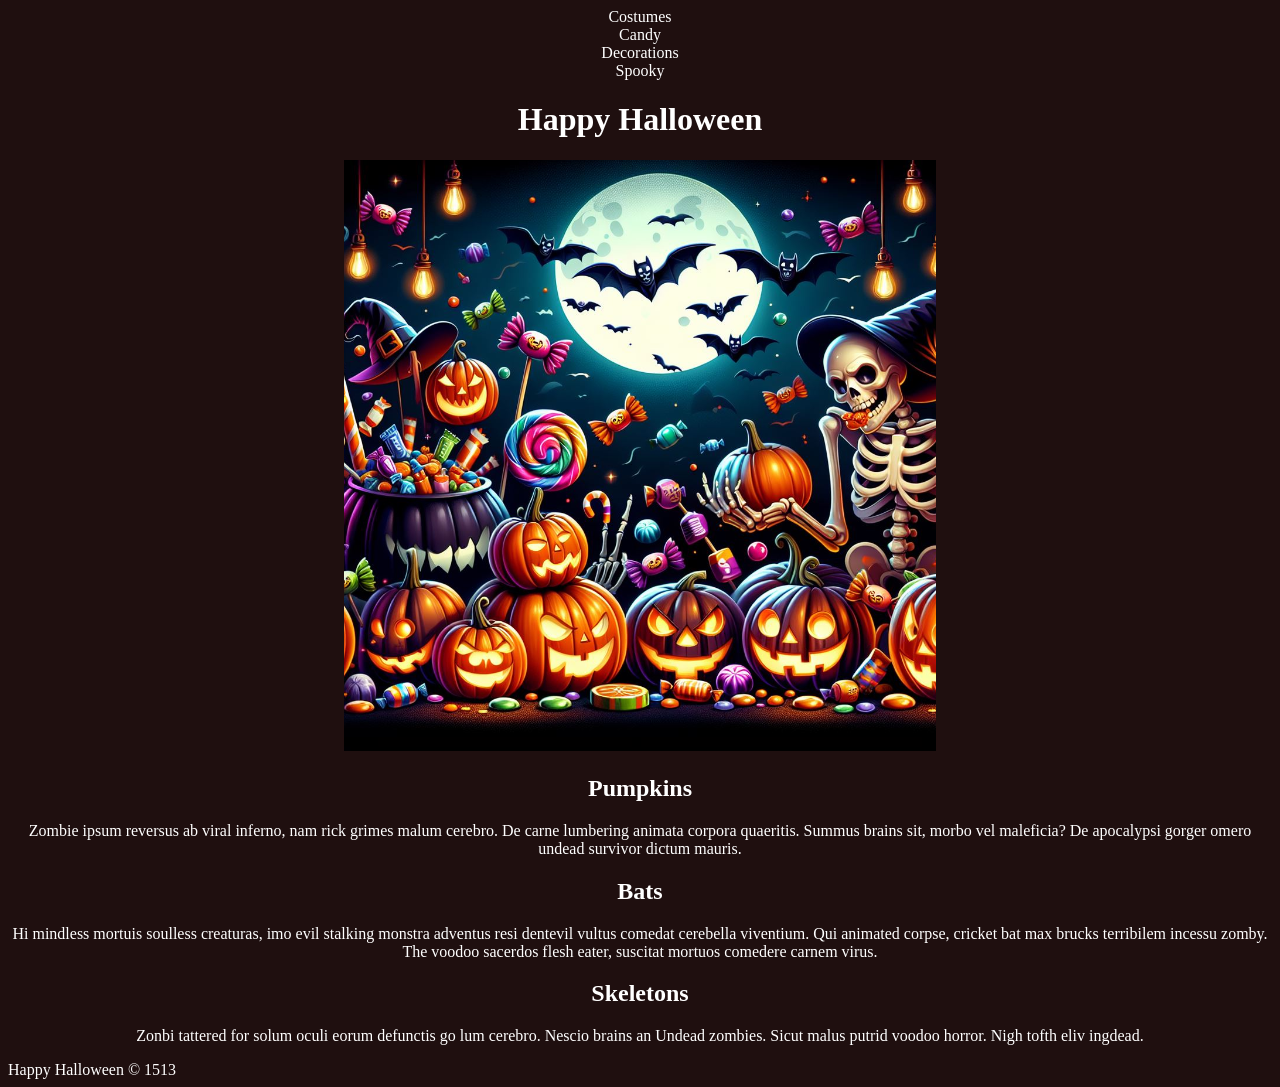
<file: halloween/index.html>
<!-- For this activity you are not allowed to change
 the HTML code, only the CSS -->

<!DOCTYPE html>
<html lang="en">

<head>
    <meta charset="UTF-8">
    <meta name="viewport" content="width=device-width, initial-scale=1.0">
    <title>Document</title>
    <link rel="stylesheet" href="styles/styles.css">
</head>

<body>
    <div id="wrapper">
        <header>
            <nav>
                <ul>
                    <li>Costumes</li>
                    <li>Candy</li>
                    <li>Decorations</li>
                    <li>Spooky</li>
                </ul>
            </nav>
        </header>
        <main>
            <h1>Happy Halloween</h1>
            <img src="images/halloween.png">
            <section>
                <h2>Pumpkins</h2>
                <p>Zombie ipsum reversus ab viral inferno, nam rick grimes
                    malum cerebro. De carne lumbering animata corpora quaeritis.
                    Summus brains sit​​, morbo vel maleficia? De apocalypsi gorger
                    omero undead survivor dictum mauris. </p>
            </section>
            <section>
                <h2>Bats</h2>
                <p>Hi mindless mortuis soulless
                    creaturas, imo evil stalking monstra adventus resi dentevil vultus
                    comedat cerebella viventium. Qui animated corpse, cricket bat max
                    brucks terribilem incessu zomby. The voodoo sacerdos flesh eater,
                    suscitat mortuos comedere carnem virus.</p>
            </section>
            <section>
                <h2>Skeletons</h2>
                <p>Zonbi tattered for solum oculi
                    eorum defunctis go lum cerebro. Nescio brains an Undead zombies. Sicut
                    malus putrid voodoo horror. Nigh tofth eliv ingdead.</p>
            </section>
        </main>
        <footer>
            Happy Halloween &copy; 1513
        </footer>
    </div>
</body>

</html>
</file>
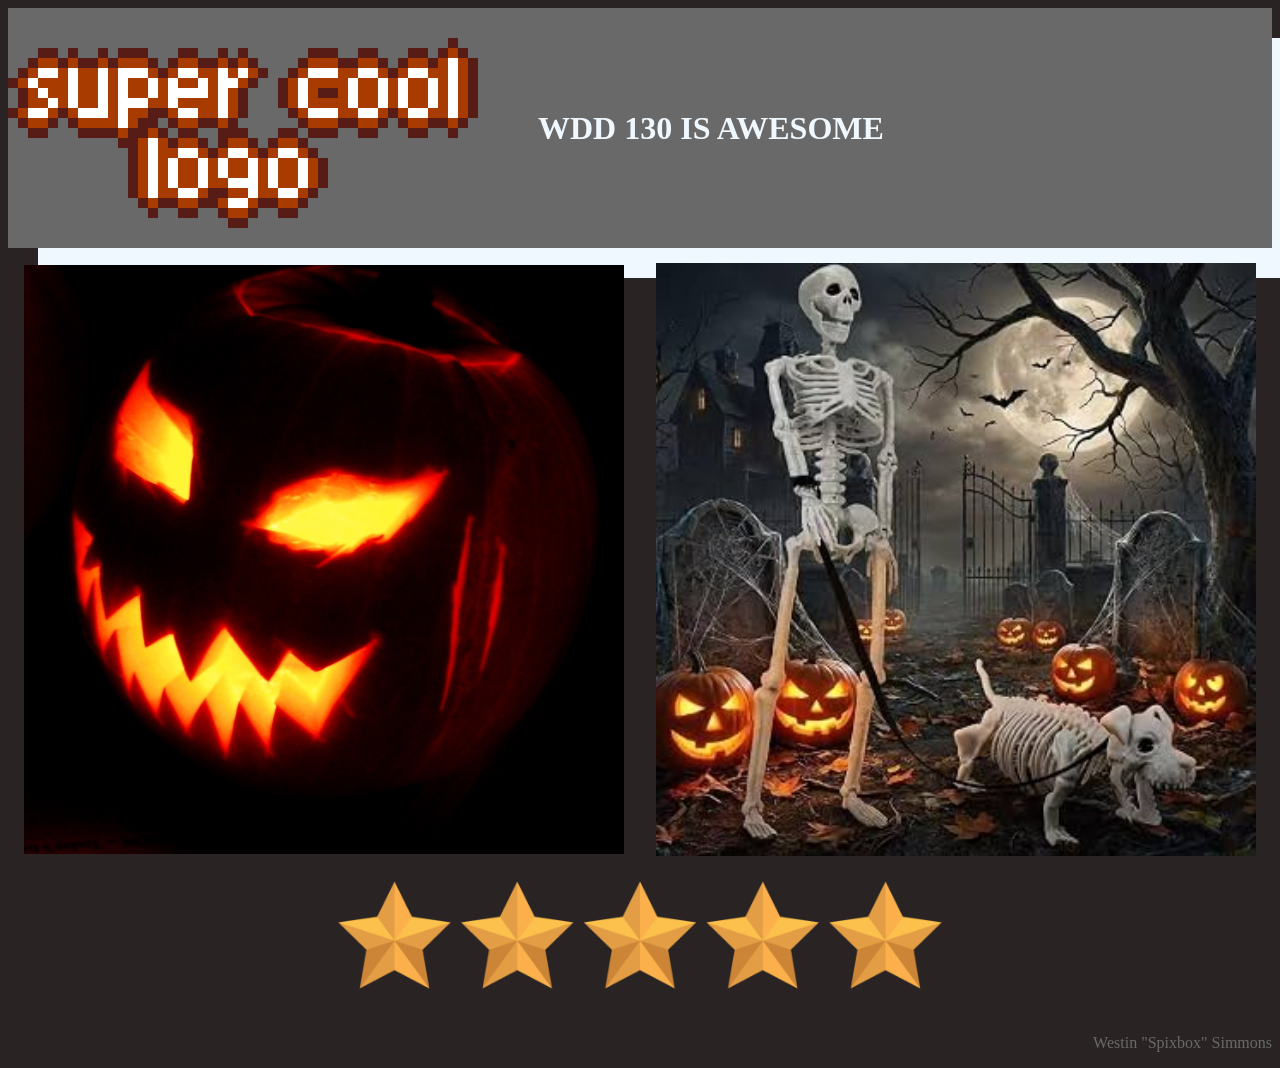
<file: some random bs oct 8/index.html>
<!DOCTYPE html>
<html lang="en">
<head>
    <meta charset="UTF-8">
    <meta name="viewport" content="width=device-width, initial-scale=1.0">
    <title>WDD 130 Is Required To Graduate</title>
    <link rel="stylesheet" href="styles/style.css">
</head>
<body>
    <header>
        <img src="images/logo.png">
        <h1>WDD 130 IS AWESOME</h1>
    </header>
    <div class="main_thing">
        <img src="images/pumpkin.jpg" alt="spooky image!">
        <img src="images/skelewalk.jpg" alt="spooky image 2!">
    </div>
    <div class="stars">
        <img src="images/stars.webp" alt="stars">
    </div>
    <p>Westin "Spixbox" Simmons</p>
</body>
</html>
</file>
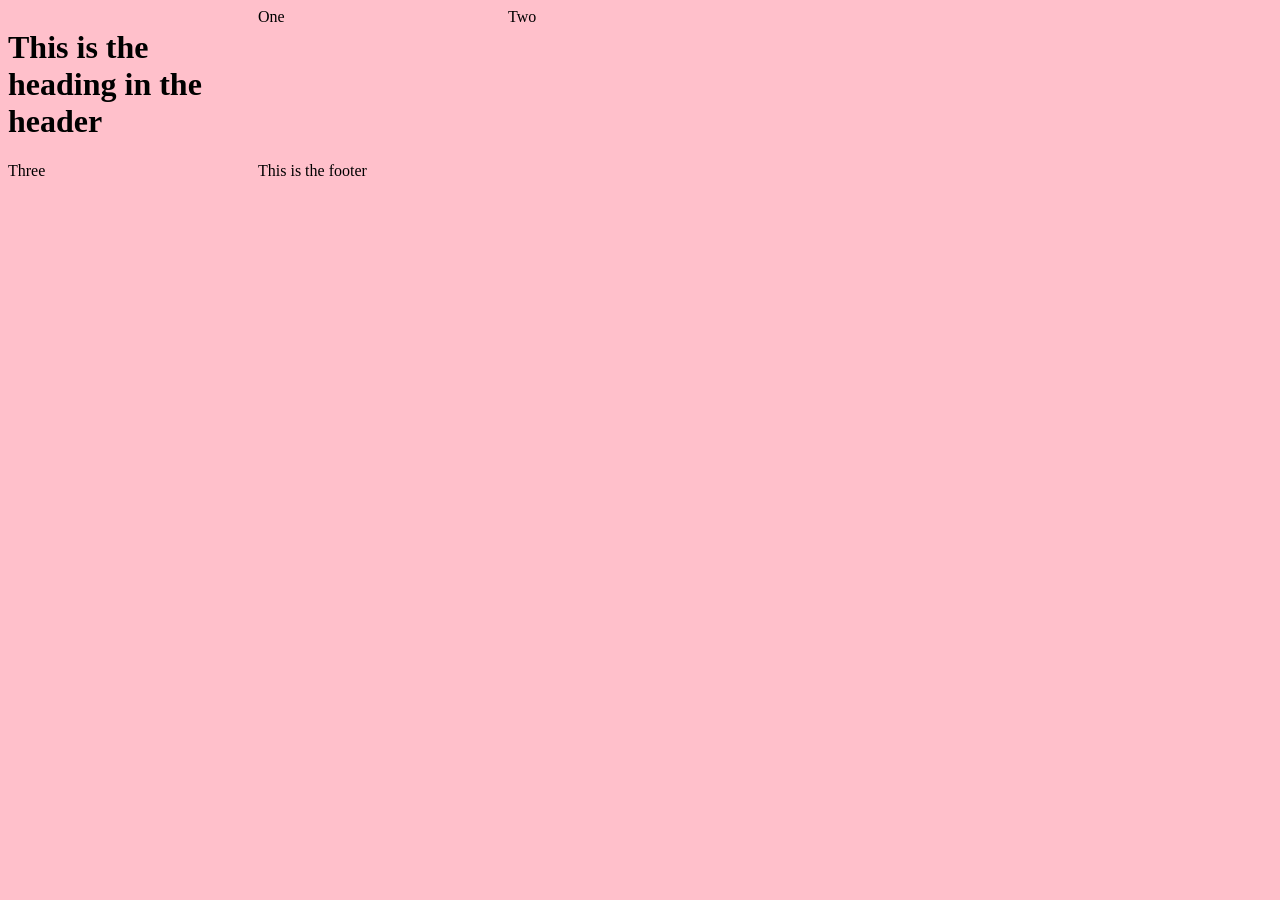
<file: week4ice/index.html>
<!DOCTYPE html>
<html lang="en">
<head>
    <meta charset="UTF-8">
    <meta name="viewport" content="width=device-width, initial-scale=1.0">
    <link rel="stylesheet" href="styles/style.css">
    <title>Document</title>
</head>
<body>
    <main>
        <header>
            <h1>This is the heading in the header</h1>
        </header>

        <section>One</section>
        <section>Two</section>
        <section>Three</section>


        <footer>This is the footer</footer>
    </main>
</body>
</html>
</file>
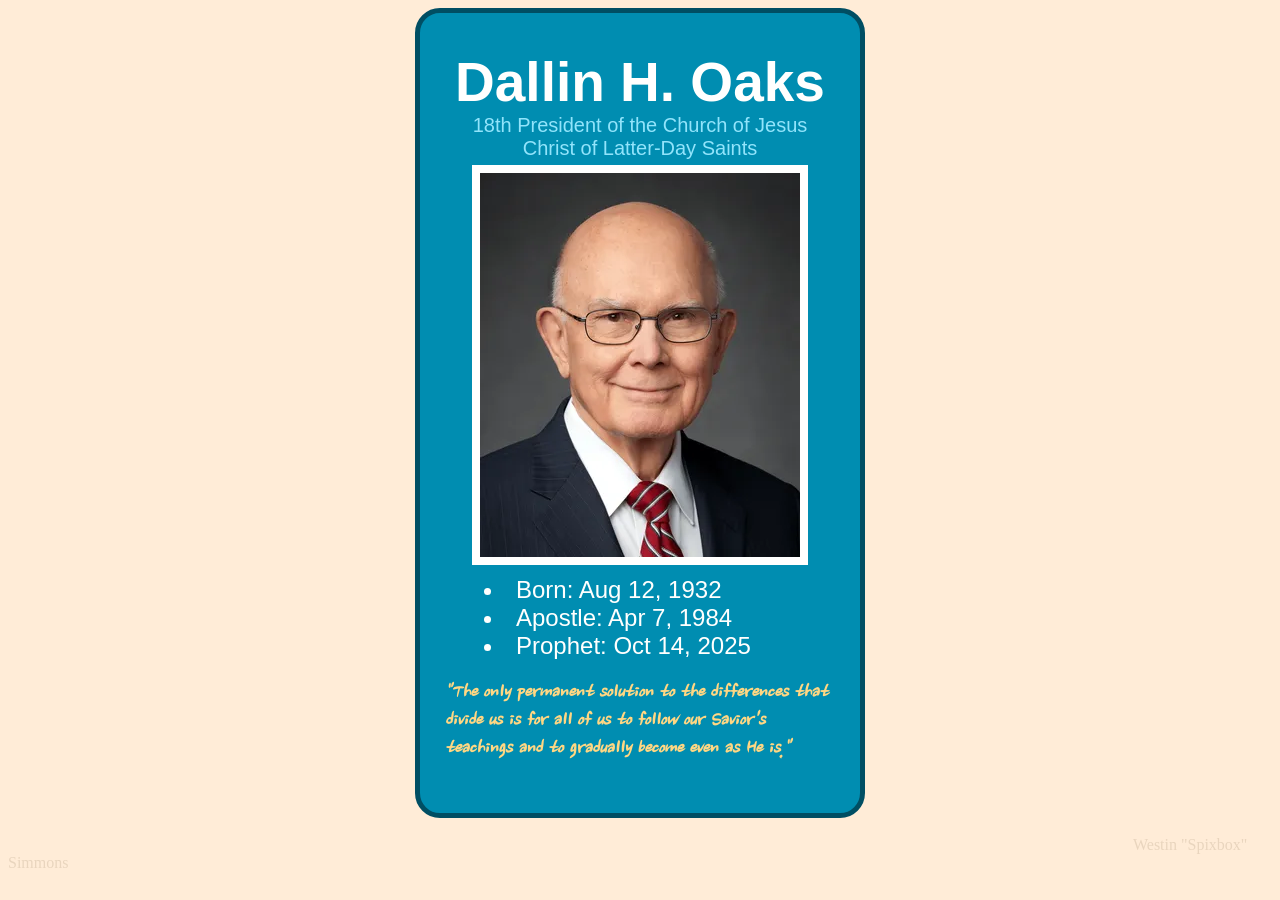
<file: week5ice/index.html>
<!DOCTYPE html>
<html lang="en">
<head>
    <meta charset="UTF-8">
    <meta name="viewport" content="width=device-width, initial-scale=1.0">
    <title>Prophet Card</title>
    <link rel="stylesheet" href="styles/style.css">
</head>
<body>
    <div class="card">
        <div class="card_contents">
            <h1>Dallin H. Oaks</h1>
            <a id="sub_title" target="_blank" href="https://www.churchofjesuschrist.org/?lang=eng">18th President of the Church of Jesus Christ of Latter-Day Saints</a>
            <br>
            <img src="images/oaks.webp" alt="beautiful picture of the prophet" id="portrait">
            <ul>
                <li>Born: Aug 12, 1932</li>
                <li>Apostle: Apr 7, 1984</li>
                <li>Prophet: Oct 14, 2025</li>
            </ul>
            <p id="quote">"The only permanent solution to the differences that divide us is for all of us to follow our Savior's teachings and to gradually become even as He is."</p>
        </div>
    </div>
    <br>
    <a id="shameless_plug" target="_blank" href="https://discord.gg/Jb9qq3xh">Westin "Spixbox" Simmons</a>
</body>
</html>
</file>
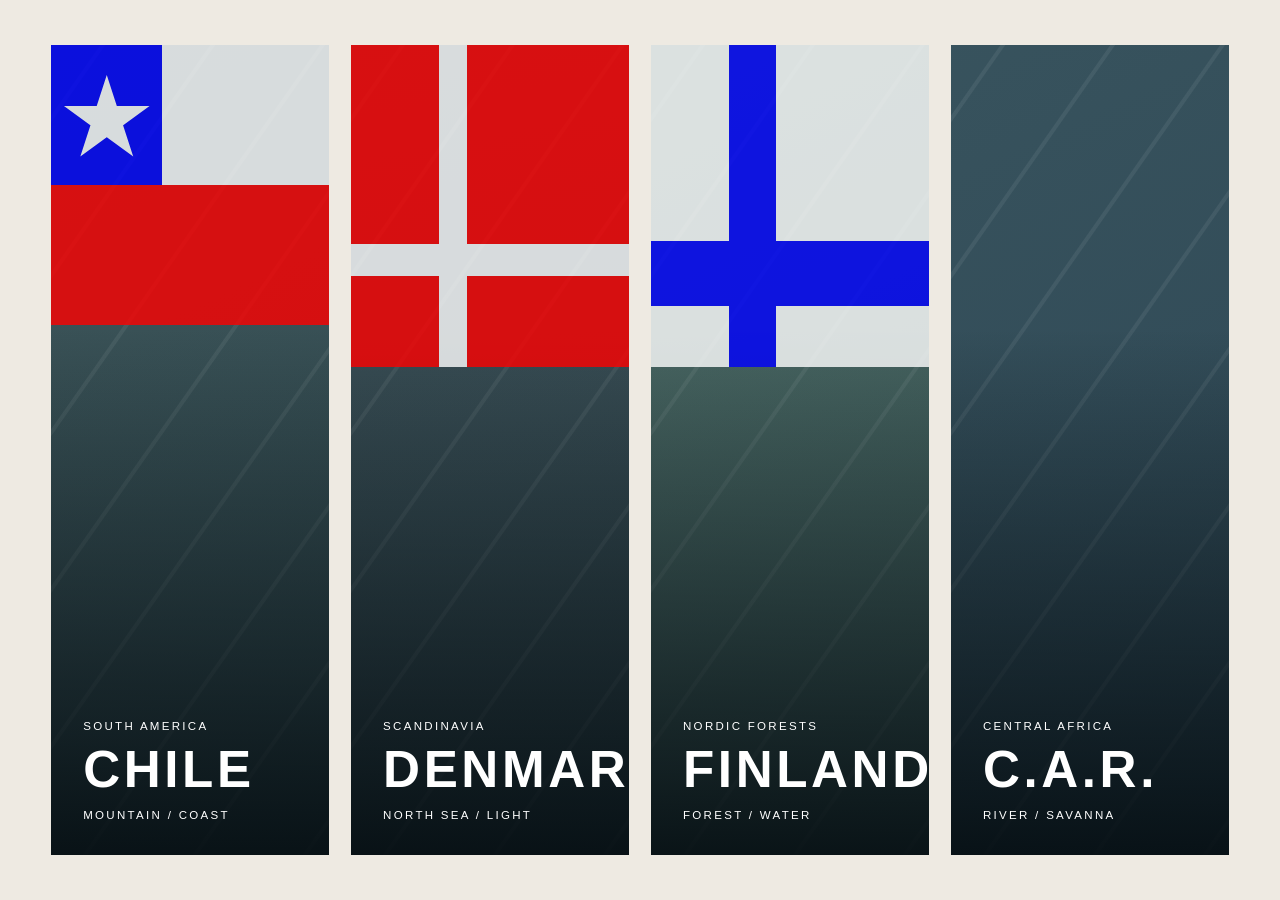
<file: week7ice/index.html>
<!doctype html>
<html lang="en">
<head>
  <meta charset="utf-8">
  <meta name="viewport" content="width=device-width, initial-scale=1">
  <title>Flag Stories — Starter</title>
  <link rel="stylesheet" href="style.css">
</head>
<body>
  <main class="gallery">
    <article class="poster chile-poster">
      <div class="poster-photo chile-photo"></div>
      <div class="flag-chile" class="flag">
        <div class="top-half">
          <div class="star"></div>
        </div>
        <div class="bottom-half"></div>
        <!-- Build Chile here with CSS Grid. Required: blue field, white field, red field, star. -->
      </div>
      <div class="poster-overlay"></div>
      <div class="poster-text"><p>South America</p><h1>CHILE</h1><small>Mountain / Coast</small></div>
    </article>
    <article class="poster denmark-poster">
      <div class="poster-photo denmark-photo"></div>
      <div class="flag-denmark" class="flag">
        <!-- Build Denmark here with CSS Grid. Required: red field and white cross. -->
         <div class="cross-vert"></div>
         <div class="cross-hor"></div>
      </div>
      <div class="poster-overlay"></div>
      <div class="poster-text"><p>Scandinavia</p><h1>DENMARK</h1><small>North Sea / Light</small></div>
    </article>
    <article class="poster finland-poster">
      <div class="poster-photo finland-photo"></div>
      <div class="flag-finland" class="flag">
        <div class="cross-vert"></div>
        <div class="cross-hor"></div>
        <!-- Build Finland here with CSS Grid. Required: white field and blue cross. -->
      </div>
      <div class="poster-overlay"></div>
      <div class="poster-text"><p>Nordic Forests</p><h1>FINLAND</h1><small>Forest / Water</small></div>
    </article>
    <article class="poster car-poster">
      <div class="poster-photo car-photo"></div>
      <div class="flag car" class="flag">
        <!-- Build Central African Republic here with CSS Grid: blue, white, green, red, and yellow star. -->
      </div>
      <div class="poster-overlay"></div>
      <div class="poster-text"><p>Central Africa</p><h1>C.A.R.</h1><small>River / Savanna</small></div>
    </article>
  </main>
</body>
</html>
</file>
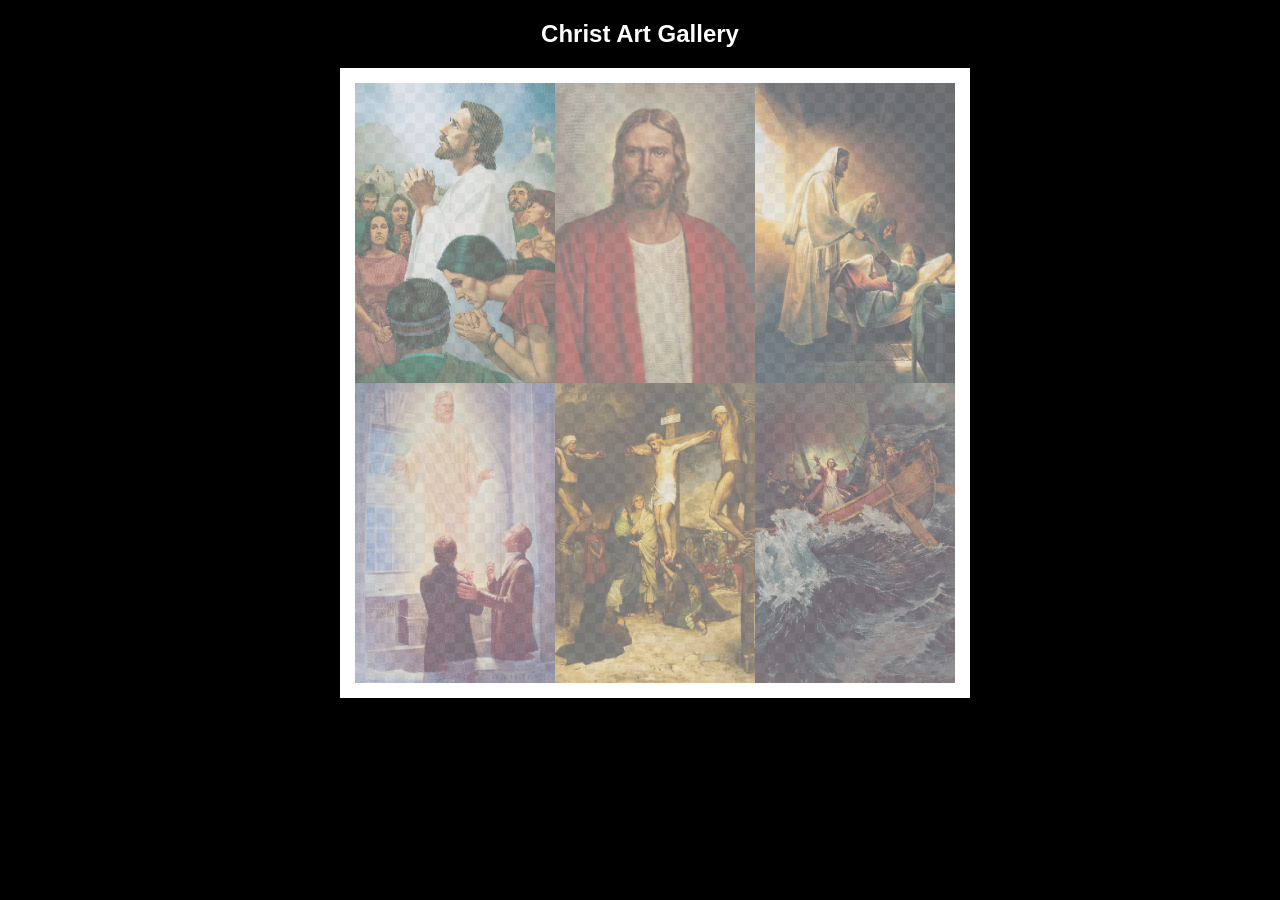
<file: gallery/gallery.html>
<!DOCTYPE html>
<html lang="en">
<head>
    <meta charset="UTF-8">
    <meta name="viewport" content="width=device-width, initial-scale=1.0">
    <title>Images of Christ</title>
    <style>
        body {
            background: black;
        }
        #wrapper{
            width: 600px;
            margin: 0 auto;
        }
        nav {
            color: white;
            text-align: center;
            font-family: Haettenschweiler, 'Arial Narrow Bold', sans-serif;
        }
        #gallery{
            display: grid;
            grid-template-columns: 200px 200px 200px;
            border: 15px solid rgb(255, 255, 255);
            width: 100%;
            background-color: #ddd;
            background-image:
                linear-gradient(45deg, #ccc 26%, transparent 26%), 
                linear-gradient(135deg, #ccc 26%, transparent 26%),
                linear-gradient(45deg, transparent 75%, #ccc 75%),
                linear-gradient(135deg, transparent 75%, #ccc 75%);
            background-size: 20px 20px; /* Must be a square */
            background-position: 0 0, 10px 0, 10px -10px, 0px 10px; 
            
        }
        #gallery a {
            cursor: url('images/christus.png'), pointer;
        }
        #gallery img {
            /* make a thumbnail of the image that is 200x300 
               instead of using width and height here to help the page load faster */
            width: 200px; 
            height: 300px;

            opacity:50%;
            display:block;
        }
        #gallery img:hover{
            opacity: 100%;
        }
    </style>
</head>
<body>
    <div id="wrapper">
        <nav>
            <h1>Christ Art Gallery</h1>
        </nav>
        <main>
            <div id="gallery">
                <a href="images/big/img1.jpg"><img src="images/small/img1.jpg" alt="Christ praying with the Nephites" ></a>
                <a href="images/big/img2.jpg"><img src="images/small/img2.jpg" alt="Jesus the Christ" ></a>
                <a href="images/big/img3.jpg"><img src="images/small/img3.jpg" alt="Jesus Raising the Daughter of Jairus" ></a>
                <a href="images/big/img4.jpg"><img src="images/small/img4.jpg" alt="The Lord Appears in the Kirtland Temple" ></a>
                <a href="images/big/img5.jpg"><img src="images/small/img5.jpg" alt="Crucifixion of Jesus Christ" ></a>
                <a href="images/big/img6.jpg"><img src="images/small/img6.jpg" alt="Jesus Calms the Storm" ></a>
            </div>
        </main>
    </div>
</body>
</html>
</file>
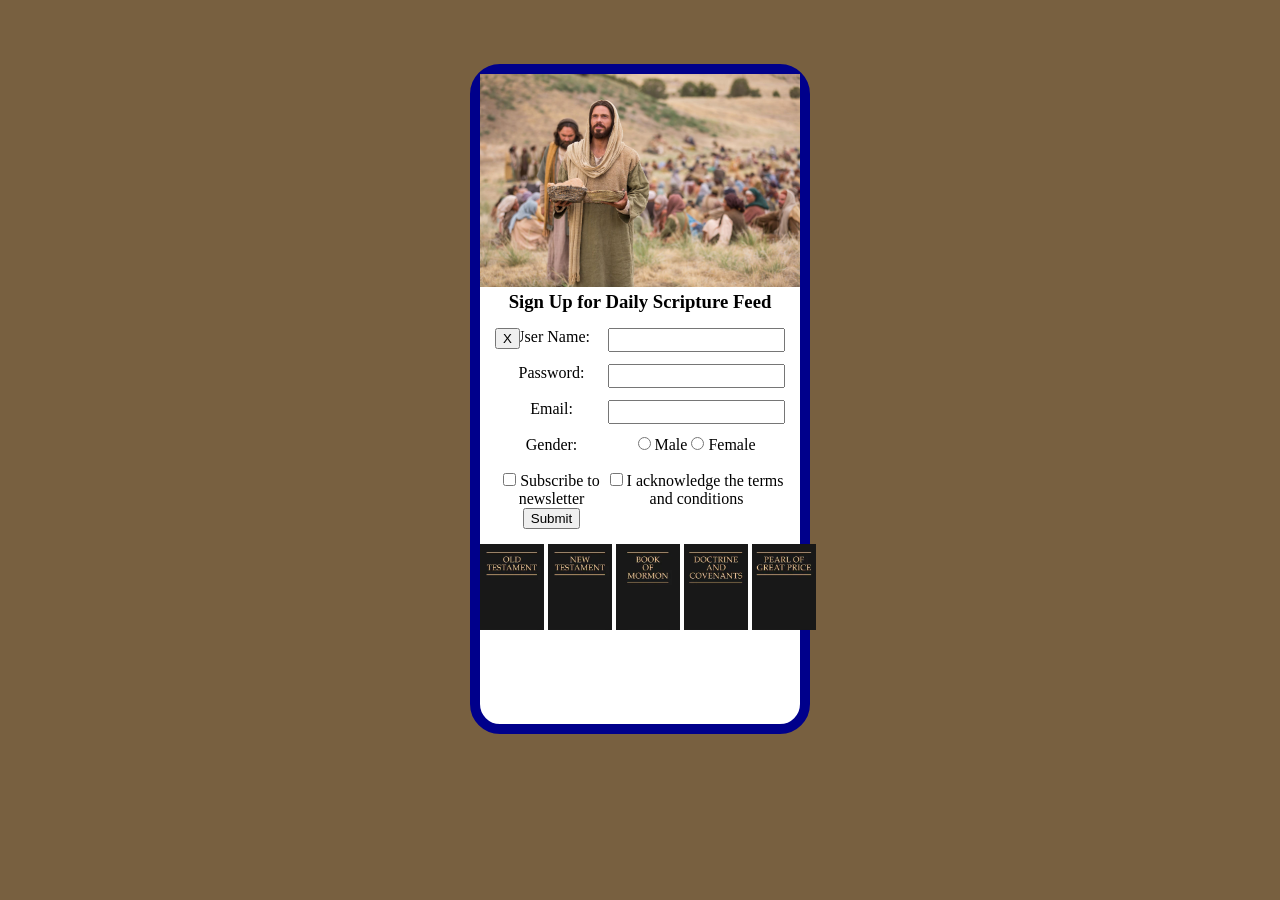
<file: signup/signup.html>
<!DOCTYPE html>
<html lang="en">

<head>
    <meta charset="UTF-8">
    <meta name="viewport" content="width=device-width, initial-scale=1.0">
    <title>Daily Feed Sign Up</title>

    <style>
        * {
            margin: 0;
        }

        body {
            background: rgb(120, 96, 64);
        }
        #formContainer {
            margin: auto auto;
            padding: 0;
            max-width: 25%;
            background-color: white;
            height: 650px;
            min-height: 50%;
            border-radius: 30px;
            border-width: 10px;
            border-color: darkblue;
            border-style: solid;
            text-align: center;
            margin-top: 5%;

            label {
                margin: 25px;
            }
        }
        img {
            max-width: 100%;
            object-fit: fill;
            max-height: 40%;
            width: 100%;
        }
        #closeBtn {
            position: absolute;
        }
        #myForm {
            padding: 10px;
            margin: 5px;
            display: grid;
            grid-template-columns: 1fr 1fr;
            grid-template-rows: 1fr 1fr 1fr 1fr 1fr;
            input {
                max-height: 18px;
            }
            label {
                max-height: 10px;
                margin: 0;
            }
        }
        #books {
            position: absolute;
            padding: 0;
            margin: 0;
            text-align: left;
            img {
                margin: 0;
                padding: 0;
                width: 8%;
            }
        }
    </style>




</head>

<body>
    <div id="formContainer">
        <img src="images/jesus_feeds_5000.jpeg" alt="jesus feeding masses">
        <h3>Sign Up for Daily Scripture Feed</h3>
        <form id="myForm">
            <button type="button" id="closeBtn">X</button>
            <label for="username">User Name:</label>
            <input type="text" id="username" name="username" required>

            <label for="password">Password:</label>
            <input type="password" id="password" name="password" required>

            <label for="email">Email:</label>
            <input type="email" id="email" name="email" required>

            <label>Gender:</label>
            <div>
                <input type="radio" id="male" name="gender" value="male" required>
                <label for="male">Male</label>
                <input type="radio" id="female" name="gender" value="female" required>
                <label for="female">Female</label>
            </div>

            <section id="newsletter-section">
                <input type="checkbox" id="newsletter" name="newsletter">
                <label for="newsletter">Subscribe to newsletter</label>
            </section>

            <section>
                <input type="checkbox" id="conditions" name="conditions" required>
                <label for="conditions">I acknowledge the terms and conditions</label>
            </section>

            <section>
                <button type="submit">Submit</button>
            </section>
        </form>
        <div id="books">
            <img src="images/old_testament.webp" alt="">
            <img src="images/new_testament.webp" alt="">
            <img src="images/book_of_mormon.webp" alt="">
            <img src="images/doctrine_and_covenants.webp" alt="">
            <img src="images/pearl_of_great_price.webp" alt="">
        </div>
    </div>

    <div id="output"></div>

    <script>
        // Here is some Javascript to start looking forward to wdd131
        document.getElementById("closeBtn").addEventListener("click", function () {
            document.getElementById("formContainer").style.display = "none";
         });
        const form = document.getElementById('myForm');
        const output = document.getElementById('output');

        form.addEventListener('submit', function (event) {
            event.preventDefault(); // Stop form from actually submitting

            const formData = new FormData(form);
            const entries = [];

            for (const [key, value] of formData.entries()) {
                if (key == "password") {
                    entries.push(`<strong>${key}</strong>: ${value} (you should probably encrypt the password)`);
                } else {
                    entries.push(`<strong>${key}</strong>: ${value}`);
                }
            }

            output.innerHTML = `
            <br>  
            <h3>Here is the data that would be sent to the server:</h3>
            <ul>
                ${entries.map(item => `<li>${item}</li>`).join('')}
            </ul>
            `;
                });
    </script>

</body>

</html>
</file>
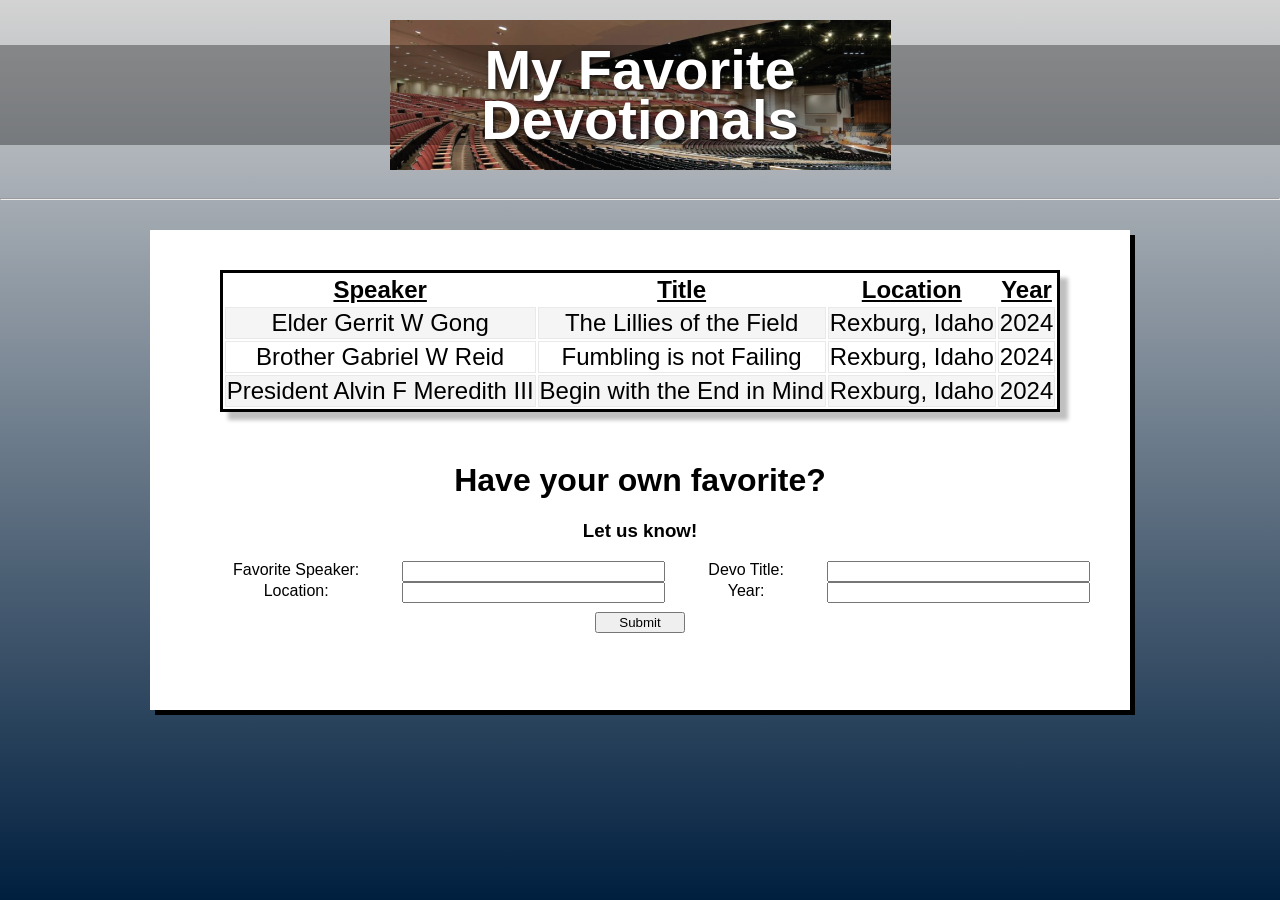
<file: week6ice/favdevo.html>
<!DOCTYPE html>
<html lang="en">
<head>
  <meta charset="UTF-8" />
  <meta name="viewport" content="width=device-width, initial-scale=1.0"/>
  <title>My Favorite Devotionals</title>
  <link rel="stylesheet" href="styles/styles.css" />
</head>
<body>
  <div class="container">
    <header class="header">
      <div class="header-image">
        <h1>My Favorite<br>Devotionals</h1>
      </div>
    </header>
    <main>
      <hr>
      <div class="content-box">
        <!-- Add your devotional content here -->
          <table>
            <tr>
              <th>Speaker</th>
              <th>Title</th>
              <th>Location</th>
              <th>Year</th>
            </tr>
            <tr class="gray">
              <td>Elder Gerrit W Gong</td>
              <td>The Lillies of the Field</td>
              <td>Rexburg, Idaho</td>
              <td>2024</td>
            </tr>
            <tr>
              <td>Brother Gabriel W Reid</td>
              <td>Fumbling is not Failing</td>
              <td>Rexburg, Idaho</td>
              <td>2024</td>
            </tr>
            <tr class="gray">
              <td>President Alvin F Meredith III</td>
              <td>Begin with the End in Mind</td>
              <td>Rexburg, Idaho</td>
              <td>2024</td>  
            </tr>
          </table>
          <div class="user-form">
            <h1>Have your own favorite?</h1>
            <h3>Let us know!</h3>
            <form action="">
              <label for="input-speaker">Favorite Speaker:</label>
              <input type="text" id="input-speaker" name="input-speaker" >
              <label for="input-devo">Devo Title:</label>
              <input type="text" name="input-devo" id="input-devo" >
              <label for="input-location">Location:</label>
              <input type="text" name="input-location" id="input-location" >
              <label for="input-year">Year:</label>
              <input type="text" name="input-year" id="input-year"><br>
              <input type="submit" id="submit" value="Submit" class="submit-button">
            </form>
          </div>
      </div>
    </main>
  </div>
</body>
</html>
</file>
<file: halloween/styles/styles.css>
body {
    background-color: rgb(31, 15, 15);
    color: white;
}

ul {
    text-align: center;
    padding: 0;
    margin: auto auto;
}

main {
    text-align: center;
}
</file>
<file: some random bs oct 8/styles/style.css>
body {
    background-color: #292423;
}
header {
    color: aliceblue;
    display: grid;
    grid-template-columns: 1fr 10fr;
    grid-template-rows: auto auto;
    
    background-color: dimgray;
    box-shadow: 30px 30px;
    margin-bottom: 15px;

    h1 {
        margin: auto 50px;
    }
}
p {
    text-align: right;
    color: dimgray;
}

.main_thing {
    display: grid;
    grid-template-columns: 1fr 1fr;
    img {
        width: 600px;
        margin: auto auto;
    }
}

.stars {
    img {
        margin-left: 25%;
        width: 50%;
    }
}
</file>
<file: week4ice/styles/style.css>
body {
    background-color: pink;
}

main {
    display: grid;
    grid-template-columns: 250px 250px 100px;
}
</file>
<file: week5ice/styles/style.css>
@import url('https://fonts.googleapis.com/css2?family=Nanum+Brush+Script&display=swap');

body {
    background-color: #FFECD7;
}

.card {
    background-color: #008DB1;
    width: 390px;
    min-height: 800px;
    max-height: 800px;
    margin: auto auto;
    border-radius: 25px;
    border-color: #004E63;
    border-width: 5px;
    border-style: solid;
    padding-left: 25px;
    padding-right: 25px;
    font-family: Helvetica, Arial, sans-serif;
}
.card_contents {
    text-align: center;
    color: #fffffe;
    font-size: 20px;
}
#sub_title {
    color: #91e4fb;
}
#portrait {
    border-width: 8px;
    border-style: solid;
    margin-top: 5px;
    margin-bottom: -18px;
}
#quote {
    color: #ffd783;
    text-align: left;
    margin-top: -5px;
    font-family: "Nanum Brush Script", cursive;
    font-weight: bold;
    font-style: italic;
    font-size: 22px;
}
ul {
    text-align: left;
    margin-left: 10%;
    list-style-position: inside;
    padding-left: 0px;
    font-size: 24px;
}
h1 {
    font-size: 55px;
    margin-bottom: 0px;
}
a {
    text-decoration: none;
}
#shameless_plug {
    margin-left: 89%;
    color: #e9d5be;
}
</file>
<file: week7ice/style.css>
* { box-sizing: border-box; }
body { margin: 0; background: #eeeae2; color: white; font-family: Arial, Helvetica, sans-serif; }
.gallery { display: grid; grid-template-columns: repeat(4, 1fr); gap: 22px; min-height: 100vh; padding: 5vh 4vw; }
.poster { position: relative; display: grid; min-height: 90vh; overflow: hidden; isolation: isolate; background: #27333a; }
.poster-photo { position: absolute; inset: 0; background-size: cover; background-position: center; }
.chile-photo { background-image: linear-gradient(155deg, rgba(20,45,53,.18), rgba(20,45,53,.38)), url("https://images.unsplash.com/photo-1668052785861-a1e5bf4fcf3d?auto=format&fit=crop&w=1400&q=82"); background-color: #455d61; }
.denmark-photo { background-image: linear-gradient(170deg, rgba(20,45,53,.08), rgba(20,45,53,.35)), url("https://images.unsplash.com/photo-1572438749634-04bb6b700376?auto=format&fit=crop&w=1400&q=82"); background-color: #40545b; }
.finland-photo { background-image: linear-gradient(155deg, rgba(20,45,53,.08), rgba(20,45,53,.35)), url("https://images.unsplash.com/photo-1564857170582-80855988d55e?auto=format&fit=crop&w=1400&q=82"); background-color: #52716b; }
.car-photo { background-image: linear-gradient(155deg, rgba(16,35,58,.18), rgba(16,35,58,.38)), url("https://unsplash.com/photos/m-b81gOjxv4/download?auto=format&fit=crop&w=1400&q=82"); background-color: #405d65; }.poster-photo::after { content: ""; position: absolute; inset: 0; opacity: .55; background: repeating-linear-gradient(125deg, transparent 0 40px, rgba(255,255,255,.12) 41px 44px, transparent 45px 90px); }
.flag { position: absolute; z-index: 1; top: 8%; left: 50%; width: 100%; aspect-ratio: 3 / 2; transform: translateX(-50%) rotate(-5deg) scale(1.15); opacity: .62; filter: saturate(1.15); }
.poster-overlay { position: absolute; z-index: 2; inset: 0; background: linear-gradient(transparent 35%, rgba(4,12,16,.9) 100%); }
.poster-text { position: relative; z-index: 3; align-self: end; padding: 2rem; }
.poster-text p, .poster-text small { margin: 0; text-transform: uppercase; letter-spacing: .2em; font-size: .72rem; }
.poster-text h1 { margin: .5rem 0 .35rem; font-size: clamp(2rem, 4vw, 4.2rem); letter-spacing: .07em; }
/* Students: add your flag elements and flag-specific grid rules below. */

.flag-chile {
    z-index: 9999;
    background-color: #ffffff;
    opacity: 0.8;
    max-height: 280px;
    padding: 0px;
}

.flag-chile .top-half {
    background-color: #0000fe;
    width: 40%;
    margin: 0px;
    height: 50%;
    text-align: center;
    padding-top: 30px;
}

.flag-chile .bottom-half {
    background-color: #fe0000;
    height: 50%;
    margin: 0px;
}

/* HTML: <div class="star"></div> */
.flag-chile .star {
    margin: auto auto;
    width: 90px;  
    aspect-ratio: 1;
    background: #ffffff;
    clip-path: polygon(50% 0,
    calc(50%*(1 + sin(.4turn))) calc(50%*(1 - cos(.4turn))),
    calc(50%*(1 - sin(.2turn))) calc(50%*(1 - cos(.2turn))),
    calc(50%*(1 + sin(.2turn))) calc(50%*(1 - cos(.2turn))),
    calc(50%*(1 - sin(.4turn))) calc(50%*(1 - cos(.4turn))) 
    ); 
}

.flag-denmark {
    z-index: 9999;
    background-color: #fe0000;
    opacity: 0.8;
}


.flag-denmark .cross-vert {
    background-color: #ffffff;
    width: 8%;
    height: 100%;
    margin-left: 25%;
}

.flag-denmark .cross-hor {
    background-color: #ffffff;
    width: 100%;
    height: 10%;
    margin-top: -35%;
}

.flag-finland {
    z-index: 9999;
    background-color: #ffffff;
    opacity: 0.8;
}
.flag-finland .cross-vert {
    background-color: #0000fe;
    width: 15%;
    height: 100%;
    margin-left: 25%;
}
.flag-finland .cross-hor {
    background-color: #0000fe;
    width: 100%;
    height: 20%;
    margin-top: -40%;
}

@media (max-width: 1100px) { .gallery { grid-template-columns: repeat(2, 1fr); } }
@media (max-width: 650px) { .gallery { grid-template-columns: 1fr; } .poster { min-height: 70vh; } }
</file>
<file: week6ice/styles/styles.css>
body {
  margin: 0;
  height: 100%;
  font-family: Arial, sans-serif;
  background: linear-gradient(to bottom, #d3d3d3, #001f3f);
  background-repeat: no-repeat; /* Just in case */
  background-attachment: fixed;
}

.container {
  text-align: center;
}

.header {
  padding: 20px 0;
}

.header-image {
  background-image: url('../images/icenter.png'); /* Replace with your image */
  background-repeat: no-repeat;
  background-position: center;
  height: 150px;
  display: flex;
  flex-direction: column;
  justify-content: center;
  color: white;

}

.header-image h1 {
  margin: 0;
  line-height: 0.9;
    font-size: 3.5em;
  font-weight: bold;
  text-shadow: 2px 2px 4px rgba(0, 0, 0, 0.7);
  background: #00000055;
}

.content-box {
  background-color: white;
  margin: 30px auto;
  width: 90%;
  max-width: 900px;
  padding: 40px;
  box-shadow: 5px 5px 0px black;
  min-height: 400px;
}

.gray {
  background-color: rgb(245, 245, 245);
}



form {
  display: grid;
  grid-template-columns: auto auto auto auto;
}

table {
  min-width: 25%;
  font-size: 24px;
  margin: auto auto;
  border: 3px solid black;
  box-shadow: 8px 8px 4px rgb(192, 192, 192);
}

th {
  text-decoration: underline;
}

td {
  border: 1px solid rgb(234, 233, 233);
}

.user-form {
  margin-top: 50px;
  position: relative;
}

.submit-button {
  position: absolute;
  top: 150px;
  left: 45%;
  min-width: 10%;
}
</file>
